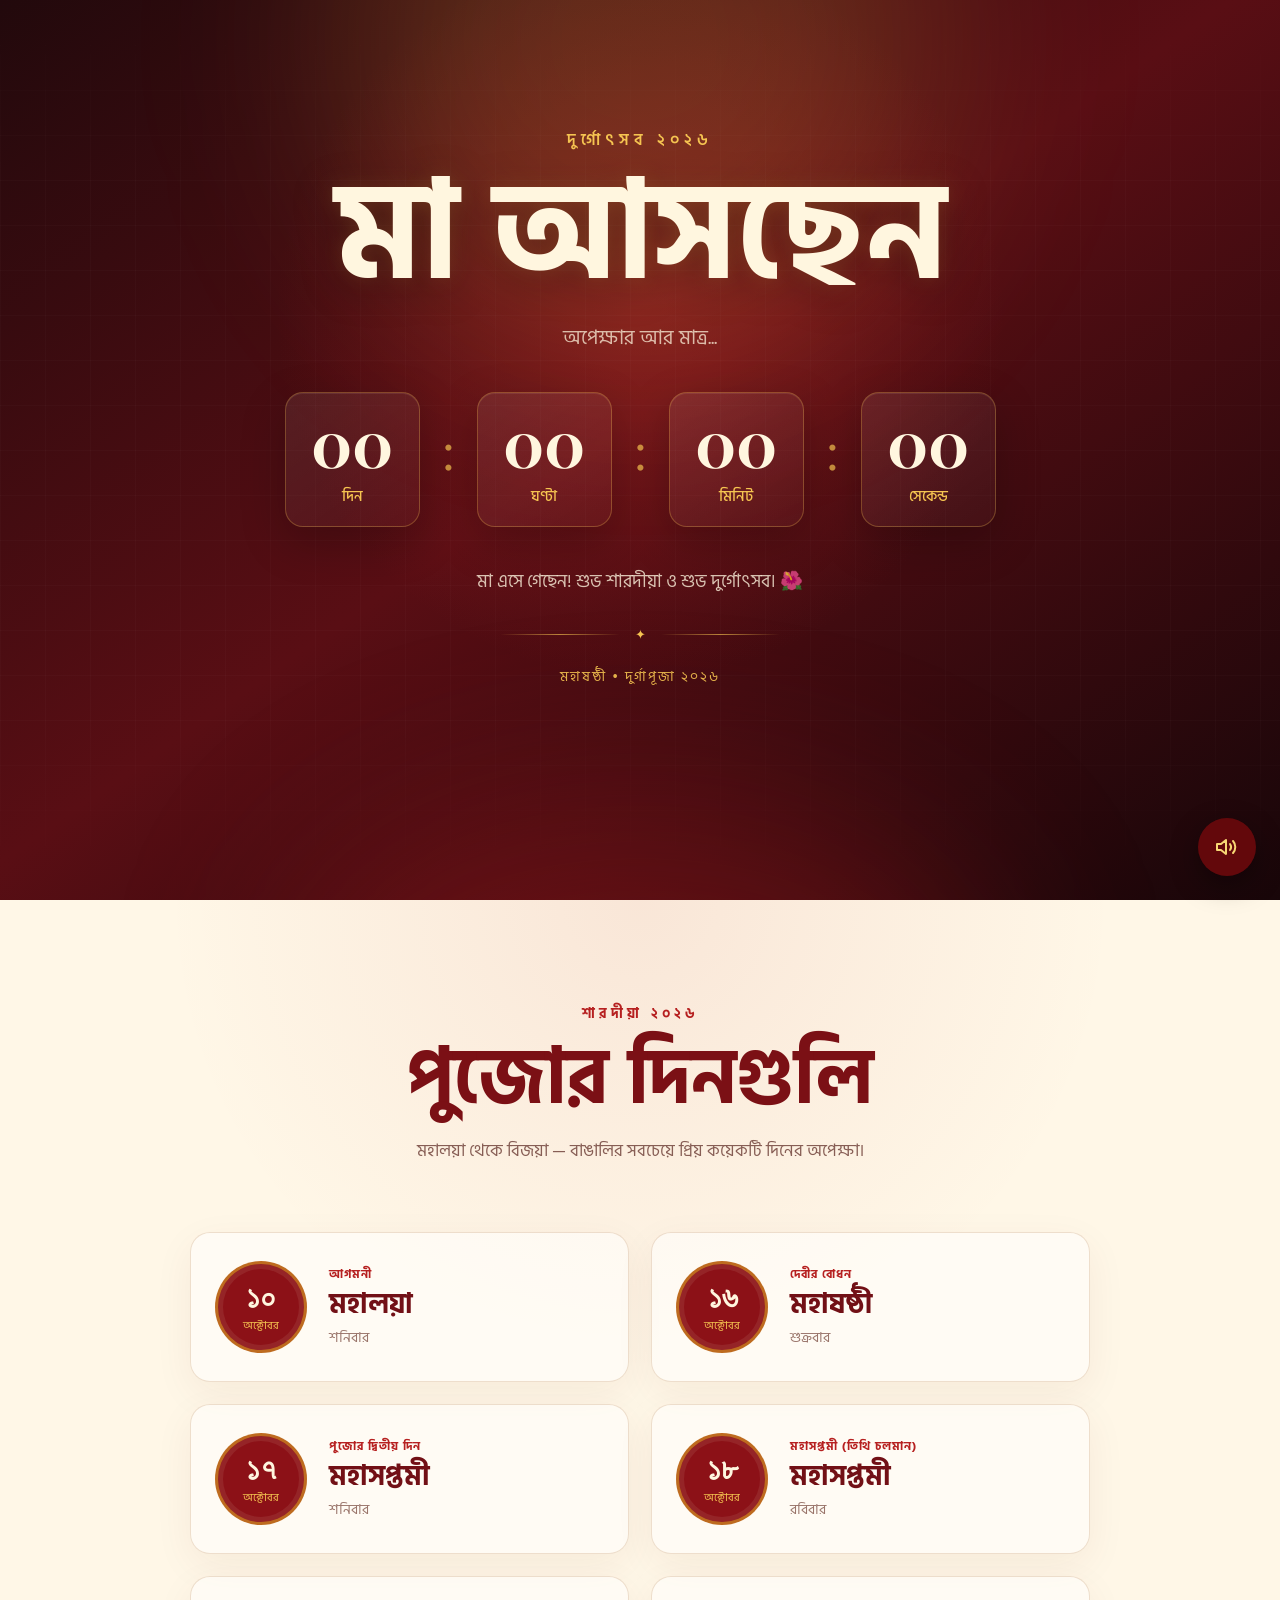
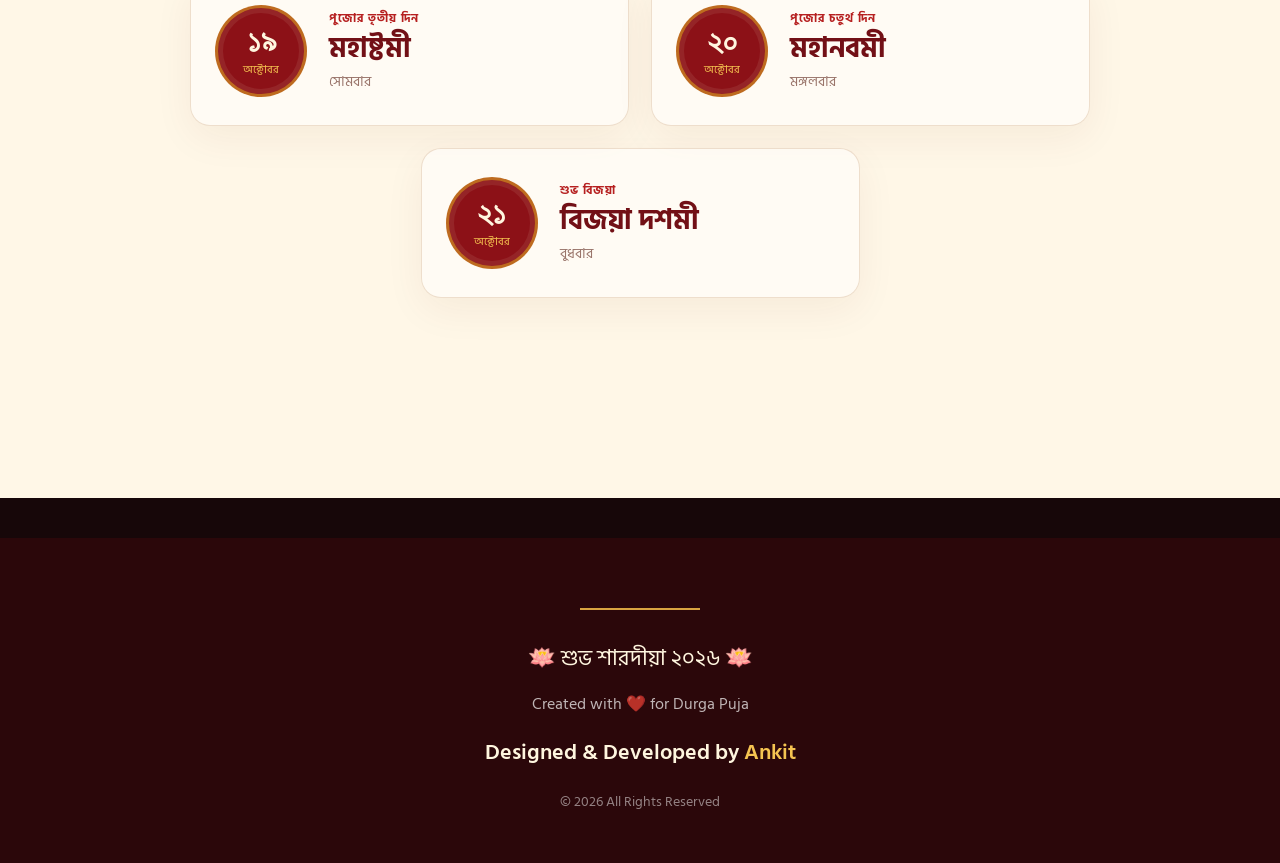
<file: index.html>
<!DOCTYPE html>
<html lang="bn">
<head>

    <meta charset="UTF-8">

    <meta
        name="viewport"
        content="width=device-width, initial-scale=1.0"
    >

    <title>মা আসছেন | Durga Puja 2026 Countdown</title>

    <meta
        name="description"
        content="Countdown to Durga Puja 2026. Live countdown, Puja schedule and festive greetings in Bengali."
    >

    <meta
        name="keywords"
        content="Durga Puja 2026, Countdown, Bengali Festival, Mahasasthi, Mahasaptami, Mahashtami"
    >

    <meta
        name="author"
        content="Ankit Choudhury"
    >

    <meta
        name="theme-color"
        content="#6a090d"
    >

    <!-- Favicon -->

    <link
        rel="icon"
        type="image/png"
        sizes="32x32"
        href="assets/favicon-32x32.png"
    >

    <link
        rel="apple-touch-icon"
        href="assets/apple-touch-icon.png"
    >

    <link
        rel="shortcut icon"
        href="assets/favicon.ico"
    >

    <!-- Google Fonts -->

    <link
        rel="preconnect"
        href="https://fonts.googleapis.com"
    >

    <link
        rel="preconnect"
        href="https://fonts.gstatic.com"
        crossorigin
    >

    <link
        href="https://fonts.googleapis.com/css2?family=Hind+Siliguri:wght@400;500;600;700&family=Playfair+Display:wght@600;700&display=swap"
        rel="stylesheet"
    >

    <link
        rel="stylesheet"
        href="style.css"
    >

    <meta property="og:type" content="website">

<meta property="og:title"
content="মা আসছেন | Durga Puja 2026 Countdown">

<meta property="og:description"
content="Live countdown to Durga Puja 2026 with Puja timeline and festive greetings.">

<meta property="og:url"
content="https://itisrickc.github.io/durga-puja-2026-countdown/">

<meta property="og:image"
content="https://itisrickc.github.io/durga-puja-2026-countdown/assets/og-cover.jpg">

<meta property="og:image:width" content="1200">

<meta property="og:image:height" content="630">

<meta name="twitter:card" content="summary_large_image">

<meta name="twitter:title"
content="মা আসছেন | Durga Puja 2026 Countdown">

<meta name="twitter:description"
content="Live countdown to Durga Puja 2026.">

<meta name="twitter:image"
content="https://itisrickc.github.io/durga-puja-2026-countdown/assets/og-cover.jpg">

<link
    rel="canonical"
    href="https://itisrickc.github.io/durga-puja-2026-countdown/"
>

<meta
    property="og:site_name"
    content="Durga Puja 2026 Countdown"
>

<meta
    property="og:locale"
    content="bn_IN"
>

</head>

<body>

    <main class="hero">
        <!-- Festive background decorations -->
<div class="festive-decor" aria-hidden="true">

    <div class="petals">
        <span></span>
        <span></span>
        <span></span>
        <span></span>
        <span></span>
        <span></span>
        <span></span>
        <span></span>
        <span></span>
        <span></span>
    </div>

</div>

        <div class="overlay"></div>

        <div class="content">

            <p class="eyebrow">
                দুর্গোৎসব ২০২৬
            </p>

            <h1>
                মা আসছেন
            </h1>

            <p class="subtitle" id="festivalStatus">
                অপেক্ষার আর মাত্র...
            </p>

            <!-- Countdown -->
            <section
                class="countdown"
                aria-label="Durga Puja countdown"
            >

                <div class="countdown-box">
                    <span id="days">00</span>
                    <small>দিন</small>
                </div>

                <div class="separator">:</div>

                <div class="countdown-box">
                    <span id="hours">00</span>
                    <small>ঘণ্টা</small>
                </div>

                <div class="separator">:</div>

                <div class="countdown-box">
                    <span id="minutes">00</span>
                    <small>মিনিট</small>
                </div>

                <div class="separator">:</div>

                <div class="countdown-box">
                    <span id="seconds">00</span>
                    <small>সেকেন্ড</small>
                </div>

            </section>

            <p
                class="puja-message"
                id="pujaMessage"
            >
                ঢাকের তালে, শিউলির গন্ধে — আবার আসছে বাঙালির শ্রেষ্ঠ উৎসব।
            </p>

            <div class="divider">
                <span>✦</span>
            </div>

            <p class="target-label">
                মহাষষ্ঠী • দুর্গাপূজা ২০২৬
            </p>

        </div>


    </main>
<!-- ========================================
     PUJA TIMELINE
========================================= -->

<section
    class="puja-days"
    id="puja-days"
>

    <div class="section-heading">
        <span class="section-kicker">শারদীয়া ২০২৬</span>

        <h2>পুজোর দিনগুলি</h2>

        <p>
            মহালয়া থেকে বিজয়া — বাঙালির সবচেয়ে প্রিয়
            কয়েকটি দিনের অপেক্ষা।
        </p>
    </div>

    <div class="timeline">

    <article class="puja-card" id="mahalaya">
        <div class="date-circle">
            <strong>১০</strong>
            <span>অক্টোবর</span>
        </div>

        <div class="puja-info">
            <span class="day-number">আগমনী</span>
            <h3>মহালয়া</h3>
            <p>শনিবার</p>
        </div>
    </article>


    <article class="puja-card" id="sasthi">
        <div class="date-circle">
            <strong>১৬</strong>
            <span>অক্টোবর</span>
        </div>

        <div class="puja-info">
            <span class="day-number">দেবীর বোধন</span>
            <h3>মহাষষ্ঠী</h3>
            <p>শুক্রবার</p>
        </div>
    </article>


    <article class="puja-card" id="saptami1">
        <div class="date-circle">
            <strong>১৭</strong>
            <span>অক্টোবর</span>
        </div>

        <div class="puja-info">
            <span class="day-number">পুজোর দ্বিতীয় দিন</span>
            <h3>মহাসপ্তমী</h3>
            <p>শনিবার</p>
        </div>
    </article>


    <article class="puja-card" id="saptami2">
        <div class="date-circle">
            <strong>১৮</strong>
            <span>অক্টোবর</span>
        </div>

        <div class="puja-info">
            <span class="day-number">মহাসপ্তমী (তিথি চলমান)</span>
            <h3>মহাসপ্তমী</h3>
            <p>রবিবার</p>
        </div>
    </article>


    <article class="puja-card" id="ashtami">
        <div class="date-circle">
            <strong>১৯</strong>
            <span>অক্টোবর</span>
        </div>

        <div class="puja-info">
            <span class="day-number">পুজোর তৃতীয় দিন</span>
            <h3>মহাষ্টমী</h3>
            <p>সোমবার</p>
        </div>
    </article>


    <article class="puja-card" id="nabami">
        <div class="date-circle">
            <strong>২০</strong>
            <span>অক্টোবর</span>
        </div>

        <div class="puja-info">
            <span class="day-number">পুজোর চতুর্থ দিন</span>
            <h3>মহানবমী</h3>
            <p>মঙ্গলবার</p>
        </div>
    </article>


    <article class="puja-card" id="bijoya">
        <div class="date-circle">
            <strong>২১</strong>
            <span>অক্টোবর</span>
        </div>

        <div class="puja-info">
            <span class="day-number">শুভ বিজয়া</span>
            <h3>বিজয়া দশমী</h3>
            <p>বুধবার</p>
        </div>
    </article>

</div>

</section>
   

<footer class="site-footer">

    <div class="footer-line"></div>

    <p class="footer-title">
        🪷 শুভ শারদীয়া ২০২৬ 🪷
    </p>

    <p class="footer-text">
        Created with ❤️ for Durga Puja
    </p>

    <h3 class="creator">
        Designed & Developed by
        <span>Ankit</span>
    </h3>

    <p class="copyright">
        © 2026 All Rights Reserved
    </p>

</footer>

<audio
    id="bgMusic"
    loop
    preload="auto"
>
    <source
        src="assets/music.mp3"
        type="audio/mpeg"
    >
</audio>

<button
    id="musicToggle"
    aria-label="Toggle music"
    title="Music"
>
    <svg id="musicIcon" viewBox="0 0 24 24" width="24" height="24" fill="none" stroke="currentColor" stroke-width="2" stroke-linecap="round" stroke-linejoin="round">
        <polygon points="11 5 6 9 2 9 2 15 6 15 11 19 11 5"></polygon>
        <path id="soundWave" d="M15 9a5 5 0 0 1 0 6M18 6a9 9 0 0 1 0 12"></path>
    </svg>
</button>

 <!-- JavaScript -->
    <script src="script.js"></script>
</body>
</html>
</file>
<file: style.css>
/* =========================================
   DURGA PUJA COUNTDOWN 2026
   style.css
========================================= */

* {
    margin: 0;
    padding: 0;
    box-sizing: border-box;
}

:root {
    --cream: #fff6df;
    --gold: #f5c451;
    --deep-gold: #d99b24;
    --red: #b62020;
    --deep-red: #690d13;
    --dark: #170709;
    --white: #ffffff;
}

html {
    scroll-behavior: smooth;
}

body {
    min-height: 100vh;
    font-family: "Hind Siliguri", sans-serif;
    background: var(--dark);
    color: var(--white);
    overflow-x: hidden;
}

/* =========================================
   HERO
========================================= */

.hero {
    position: relative;
    min-height: 100vh;
    width: 100%;
    display: flex;
    align-items: center;
    justify-content: center;
    text-align: center;
    overflow: hidden;

    background:
        radial-gradient(
            circle at 50% 35%,
            rgba(190, 38, 38, 0.38),
            transparent 42%
        ),
        linear-gradient(
            145deg,
            #22090c 0%,
            #590e14 48%,
            #180609 100%
        );
}

/* Warm festive glow */

.hero::before {
    content: "";
    position: absolute;
    width: 600px;
    height: 600px;
    top: -260px;
    left: 50%;
    transform: translateX(-50%);
    border-radius: 50%;

    background: rgba(255, 185, 71, 0.18);
    filter: blur(100px);

    pointer-events: none;
}

/* Bottom glow */

.hero::after {
    content: "";
    position: absolute;
    width: 700px;
    height: 400px;
    bottom: -300px;
    left: 50%;
    transform: translateX(-50%);
    border-radius: 50%;

    background: rgba(213, 34, 39, 0.28);
    filter: blur(90px);

    pointer-events: none;
}

.overlay {
    position: absolute;
    inset: 0;

    background-image:
        linear-gradient(
            rgba(255, 255, 255, 0.018) 1px,
            transparent 1px
        ),
        linear-gradient(
            90deg,
            rgba(255, 255, 255, 0.018) 1px,
            transparent 1px
        );

    background-size: 45px 45px;

    mask-image: linear-gradient(
        to bottom,
        transparent,
        black 20%,
        black 80%,
        transparent
    );

    pointer-events: none;
}

/* =========================================
   CONTENT
========================================= */

.content {
    position: relative;
    z-index: 2;

    width: min(950px, 92%);
    padding: 35px 20px 120px;

    animation: fadeUp 1.2s ease forwards;
}

.eyebrow {
    color: var(--gold);
    font-size: 1rem;
    font-weight: 600;
    letter-spacing: 5px;
    margin-bottom: 15px;
}

h1 {
    font-family: "Hind Siliguri", sans-serif;

    font-size: clamp(4rem, 11vw, 8.5rem);
    line-height: 1;

    color: var(--cream);

    text-shadow:
        0 0 20px rgba(255, 196, 81, 0.15),
        0 8px 40px rgba(0, 0, 0, 0.35);

    margin-bottom: 18px;
}

.subtitle {
    color: rgba(255, 246, 223, 0.72);
    font-size: clamp(1rem, 2vw, 1.25rem);
    margin-bottom: 38px;
}

/* =========================================
   COUNTDOWN
========================================= */

.countdown {
    display: flex;
    align-items: center;
    justify-content: center;

    gap: clamp(6px, 2vw, 22px);

    margin: 0 auto 38px;
}

.countdown-box {
    width: clamp(72px, 14vw, 135px);
    min-height: clamp(90px, 14vw, 135px);

    display: flex;
    flex-direction: column;
    align-items: center;
    justify-content: center;

    border: 1px solid rgba(245, 196, 81, 0.28);

    border-radius: 18px;

    background:
        linear-gradient(
            145deg,
            rgba(255, 255, 255, 0.075),
            rgba(255, 255, 255, 0.025)
        );

    box-shadow:
        inset 0 1px 0 rgba(255, 255, 255, 0.08),
        0 15px 45px rgba(0, 0, 0, 0.22);

    backdrop-filter: blur(10px);
    -webkit-backdrop-filter: blur(10px);

    transition:
        transform 0.3s ease,
        border-color 0.3s ease;
}

.countdown-box:hover {
    transform: translateY(-5px);
    border-color: rgba(245, 196, 81, 0.6);
}

.countdown-box span {
    font-family: "Playfair Display", serif;

    font-size: clamp(2rem, 5vw, 4rem);
    font-weight: 700;

    color: var(--cream);

    line-height: 1;
}

.countdown-box small {
    display: block;

    margin-top: 10px;

    color: var(--gold);

    font-size: clamp(0.72rem, 1.5vw, 0.95rem);
    font-weight: 500;
}

.separator {
    color: var(--gold);

    font-family: "Playfair Display", serif;

    font-size: clamp(1.5rem, 4vw, 3rem);

    transform: translateY(-10px);

    opacity: 0.7;

    animation: blink 1s ease-in-out infinite;
}

/* =========================================
   MESSAGE
========================================= */

.puja-message {
    max-width: 680px;
    margin: 0 auto;

    color: rgba(255, 246, 223, 0.78);

    font-size: clamp(0.95rem, 2vw, 1.15rem);

    line-height: 1.8;
}

/* =========================================
   DECORATIVE DIVIDER
========================================= */

.divider {
    width: min(280px, 70%);
    margin: 26px auto 20px;

    display: flex;
    align-items: center;
    gap: 15px;

    color: var(--gold);
}

.divider::before,
.divider::after {
    content: "";
    flex: 1;
    height: 1px;

    background: linear-gradient(
        90deg,
        transparent,
        rgba(245, 196, 81, 0.65),
        transparent
    );
}

.divider span {
    font-size: 0.8rem;
}

.target-label {
    color: var(--gold);

    font-size: 0.9rem;

    letter-spacing: 2px;

    opacity: 0.9;
}

/* =========================================
   ANIMATIONS
========================================= */

@keyframes fadeUp {
    from {
        opacity: 0;
        transform: translateY(25px);
    }

    to {
        opacity: 1;
        transform: translateY(0);
    }
}

@keyframes blink {
    0%,
    100% {
        opacity: 0.35;
    }

    50% {
        opacity: 1;
    }
}

/* =========================================
   TABLET
========================================= */

@media (max-width: 768px) {

    .content {
        padding-top: 35px;
    }

    .countdown {
        gap: 8px;
    }

    .countdown-box {
        border-radius: 14px;
    }

    .eyebrow {
        letter-spacing: 3px;
    }
}


/* =========================================
   VERY SMALL PHONES
========================================= */

@media (max-width: 360px) {

    .countdown-box {
        width: 60px;
        min-height: 82px;
    }

    .countdown-box span {
        font-size: 1.55rem;
    }

    .separator {
        font-size: 1.1rem;
    }
}
/* =========================================
   PUJA DAYS SECTION
========================================= */

.puja-days {
    position: relative;
    padding: 100px 6% 200px;

    background:
        radial-gradient(
            circle at 50% 0%,
            rgba(178, 32, 32, 0.08),
            transparent 35%
        ),
        #fff7e7;

    color: #551014;
}


/* =========================================
   SECTION HEADING
========================================= */

.section-heading {
    max-width: 700px;
    margin: 0 auto 65px;

    text-align: center;
}

.section-kicker {
    display: inline-block;

    margin-bottom: 12px;

    color: #b62020;

    font-size: 0.85rem;
    font-weight: 700;

    letter-spacing: 4px;
}

.section-heading h2 {
    margin-bottom: 15px;

    color: #7b1015;

    font-family: "Hind Siliguri", sans-serif;

    font-size: clamp(2.7rem, 6vw, 4.8rem);

    line-height: 1.1;
}

.section-heading p {
    max-width: 570px;

    margin: auto;

    color: #875e55;

    font-size: 1.05rem;

    line-height: 1.8;
}


/* =========================================
   TIMELINE
========================================= */

.timeline {
    position: relative;

    width: min(900px, 100%);

    margin: auto;

    display: grid;

    grid-template-columns: repeat(2, 1fr);

    gap: 22px;
}


/* =========================================
   PUJA CARD
========================================= */

.puja-card {
    position: relative;

    min-height: 150px;

    display: flex;
    align-items: center;

    gap: 22px;

    padding: 24px;

    background: rgba(255, 255, 255, 0.55);

    border: 1px solid rgba(170, 108, 46, 0.2);

    border-radius: 20px;

    box-shadow:
        0 12px 40px rgba(94, 35, 23, 0.06);

    transition:
        transform 0.35s ease,
        box-shadow 0.35s ease,
        border-color 0.35s ease;
}

.puja-card:hover {
    transform: translateY(-6px);

    border-color: rgba(182, 32, 32, 0.35);

    box-shadow:
        0 20px 55px rgba(94, 35, 23, 0.12);
}


/* =========================================
   FEATURED SASHTHI
========================================= */

.puja-card.featured {
    background:
        linear-gradient(
            135deg,
            #8c1117,
            #5c0a0f
        );

    border-color: rgba(220, 168, 69, 0.55);

    color: #fff6df;

    box-shadow:
        0 18px 50px rgba(100, 12, 17, 0.2);
}

.puja-card.featured .puja-info h3 {
    color: #fff6df;
}

.puja-card.featured .puja-info p {
    color: rgba(255, 246, 223, 0.68);
}

.puja-card.featured .day-number {
    color: #f5c451;
}


/* =========================================
   DATE CIRCLE
========================================= */

.date-circle {
    width: 92px;
    height: 92px;

    flex-shrink: 0;

    display: flex;
    flex-direction: column;
    align-items: center;
    justify-content: center;

    border-radius: 50%;

    background: #8c1117;

    border: 3px solid rgba(217, 155, 36, 0.65);

    box-shadow:
        inset 0 0 0 5px rgba(255, 246, 223, 0.08);

    color: #fff6df;
}

.date-circle strong {
    font-family: "Playfair Display", serif;

    font-size: 2rem;

    line-height: 1;
}

.date-circle span {
    margin-top: 6px;

    color: #f5c451;

    font-size: 0.68rem;
}


/* =========================================
   PUJA INFORMATION
========================================= */

.puja-info {
    text-align: left;
}

.day-number {
    display: block;

    margin-bottom: 4px;

    color: #b62020;

    font-size: 0.72rem;

    font-weight: 700;

    letter-spacing: 1px;
}

.puja-info h3 {
    color: #721016;

    font-size: 1.75rem;

    line-height: 1.2;
}

.puja-info p {
    margin-top: 4px;

    color: #9a756b;

    font-size: 0.9rem;
}


/* Last card centered */

.puja-card:last-child {
    grid-column: 1 / -1;

    width: calc(50% - 11px);

    justify-self: center;
}


/* =========================================
   MOBILE
========================================= */

@media (max-width: 720px) {

    .puja-days {
        padding:
            75px 20px
            90px;
    }

    .section-heading {
        margin-bottom: 45px;
    }

    .timeline {
        grid-template-columns: 1fr;
    }

    .puja-card:last-child {
        grid-column: auto;

        width: 100%;
    }
}


@media (max-width: 420px) {

    .puja-card {
        gap: 16px;

        padding: 18px;
    }

    .date-circle {
        width: 78px;
        height: 78px;
    }

    .date-circle strong {
        font-size: 1.65rem;
    }

    .puja-info h3 {
        font-size: 1.45rem;
    }
}
/* =========================================
   FESTIVE HERO DECORATIONS
========================================= */

.festive-decor {
    position: absolute;
    inset: 0;

    overflow: hidden;

    pointer-events: none;

    z-index: 1;
}


/* =========================================
   TRADITIONAL SUN / ALPANA MOTIF
========================================= */


.sun-core {
    position: absolute;

    width: 160px;
    height: 160px;

    top: 50%;
    left: 50%;

    transform: translate(-50%, -50%);

    border-radius: 50%;

    background:
        radial-gradient(
            circle,
            rgba(245, 196, 81, 0.13),
            rgba(245, 196, 81, 0.02) 65%,
            transparent 70%
        );

    box-shadow:
        0 0 100px rgba(245, 196, 81, 0.08);
}


/* =========================================
   SHIULI-INSPIRED PETALS
========================================= */

.petals {
    position: absolute;

    inset: 0;
}

.petals span {
    position: absolute;

    top: -30px;

    width: 9px;
    height: 9px;

    background: rgba(255, 244, 218, 0.75);

    border-radius:
        70% 20%
        70% 20%;

    opacity: 0;

    animation:
        petalFall 13s linear infinite;
}


/* Different positions */

.petals span:nth-child(1) {
    left: 8%;
    animation-delay: 0s;
}

.petals span:nth-child(2) {
    left: 17%;
    animation-delay: 4s;
    animation-duration: 15s;
}

.petals span:nth-child(3) {
    left: 29%;
    animation-delay: 8s;
}

.petals span:nth-child(4) {
    left: 39%;
    animation-delay: 2s;
    animation-duration: 17s;
}

.petals span:nth-child(5) {
    left: 49%;
    animation-delay: 10s;
}

.petals span:nth-child(6) {
    left: 61%;
    animation-delay: 6s;
    animation-duration: 16s;
}

.petals span:nth-child(7) {
    left: 71%;
    animation-delay: 1s;
}

.petals span:nth-child(8) {
    left: 80%;
    animation-delay: 9s;
    animation-duration: 18s;
}

.petals span:nth-child(9) {
    left: 89%;
    animation-delay: 5s;
}

.petals span:nth-child(10) {
    left: 95%;
    animation-delay: 12s;
    animation-duration: 16s;
}


/* =========================================
   ANIMATIONS
========================================= */

@keyframes petalFall {

    0% {
        transform:
            translateY(-20px)
            translateX(0)
            rotate(0deg);

        opacity: 0;
    }

    10% {
        opacity: 0.65;
    }

    45% {
        transform:
            translateY(45vh)
            translateX(35px)
            rotate(180deg);
    }

    80% {
        opacity: 0.45;
    }

    100% {
        transform:
            translateY(105vh)
            translateX(-30px)
            rotate(360deg);

        opacity: 0;
    }
}


@keyframes scrollWheel {

    0% {
        transform: translateY(0);
        opacity: 0;
    }

    30% {
        opacity: 1;
    }

    100% {
        transform: translateY(10px);
        opacity: 0;
    }
}


/* =========================================
   MOBILE
========================================= */

@media (max-width: 600px) {


    .scroll-down span {
        display: none;
    }
}


/* Respect reduced-motion preference */

@media (prefers-reduced-motion: reduce) {

    .petals span,
    .scroll-wheel {
        animation: none;
    }
}
/* ===============================
   FOOTER
================================= */

.site-footer{

    margin-top: 40px;

    padding:70px 20px 50px;

    text-align:center;

    background:#2b070a;

    color:#fff6df;

}

.footer-line{

    width:120px;
    height:2px;

    background:#d9a441;

    margin:auto auto 30px;

}

.footer-title{

    font-size:1.4rem;

    margin-bottom:15px;

}

.footer-text{

    color:rgba(255,255,255,.7);

    margin-bottom:18px;

}

.creator{

    font-size:1.35rem;
    margin-top:15px;
    font-weight:600;

}

.creator span{

    color:#f5c451;

}

.copyright{

    margin-top:20px;

    color:rgba(255,255,255,.5);

    font-size:.9rem;

}
/* =========================================
   MUSIC BUTTON
========================================= */

#musicToggle{

    position:fixed;

    right:24px;
    bottom:24px;

    width:58px;
    height:58px;

    border:none;
    border-radius:50%;

    background:rgba(106,9,13,.92);

    color:#f7d774;

    font-size:1.4rem;

    cursor:pointer;

    display:flex;
    align-items:center;
    justify-content:center;

    backdrop-filter:blur(12px);

    box-shadow:
        0 10px 28px rgba(0,0,0,.35);

    transition:
        transform .25s ease,
        background .25s ease,
        box-shadow .25s ease;

    z-index:9999;

}

#musicToggle:hover{

    transform:scale(1.08);

    background:#7f0d12;

    box-shadow:
        0 12px 34px rgba(0,0,0,.45);

}

#musicToggle:active{

    transform:scale(.96);

}

@media (max-width:600px){

    #musicToggle{

        width:52px;
        height:52px;

        right:18px;
        bottom:18px;

        font-size:1.2rem;

    }

}
</file>
